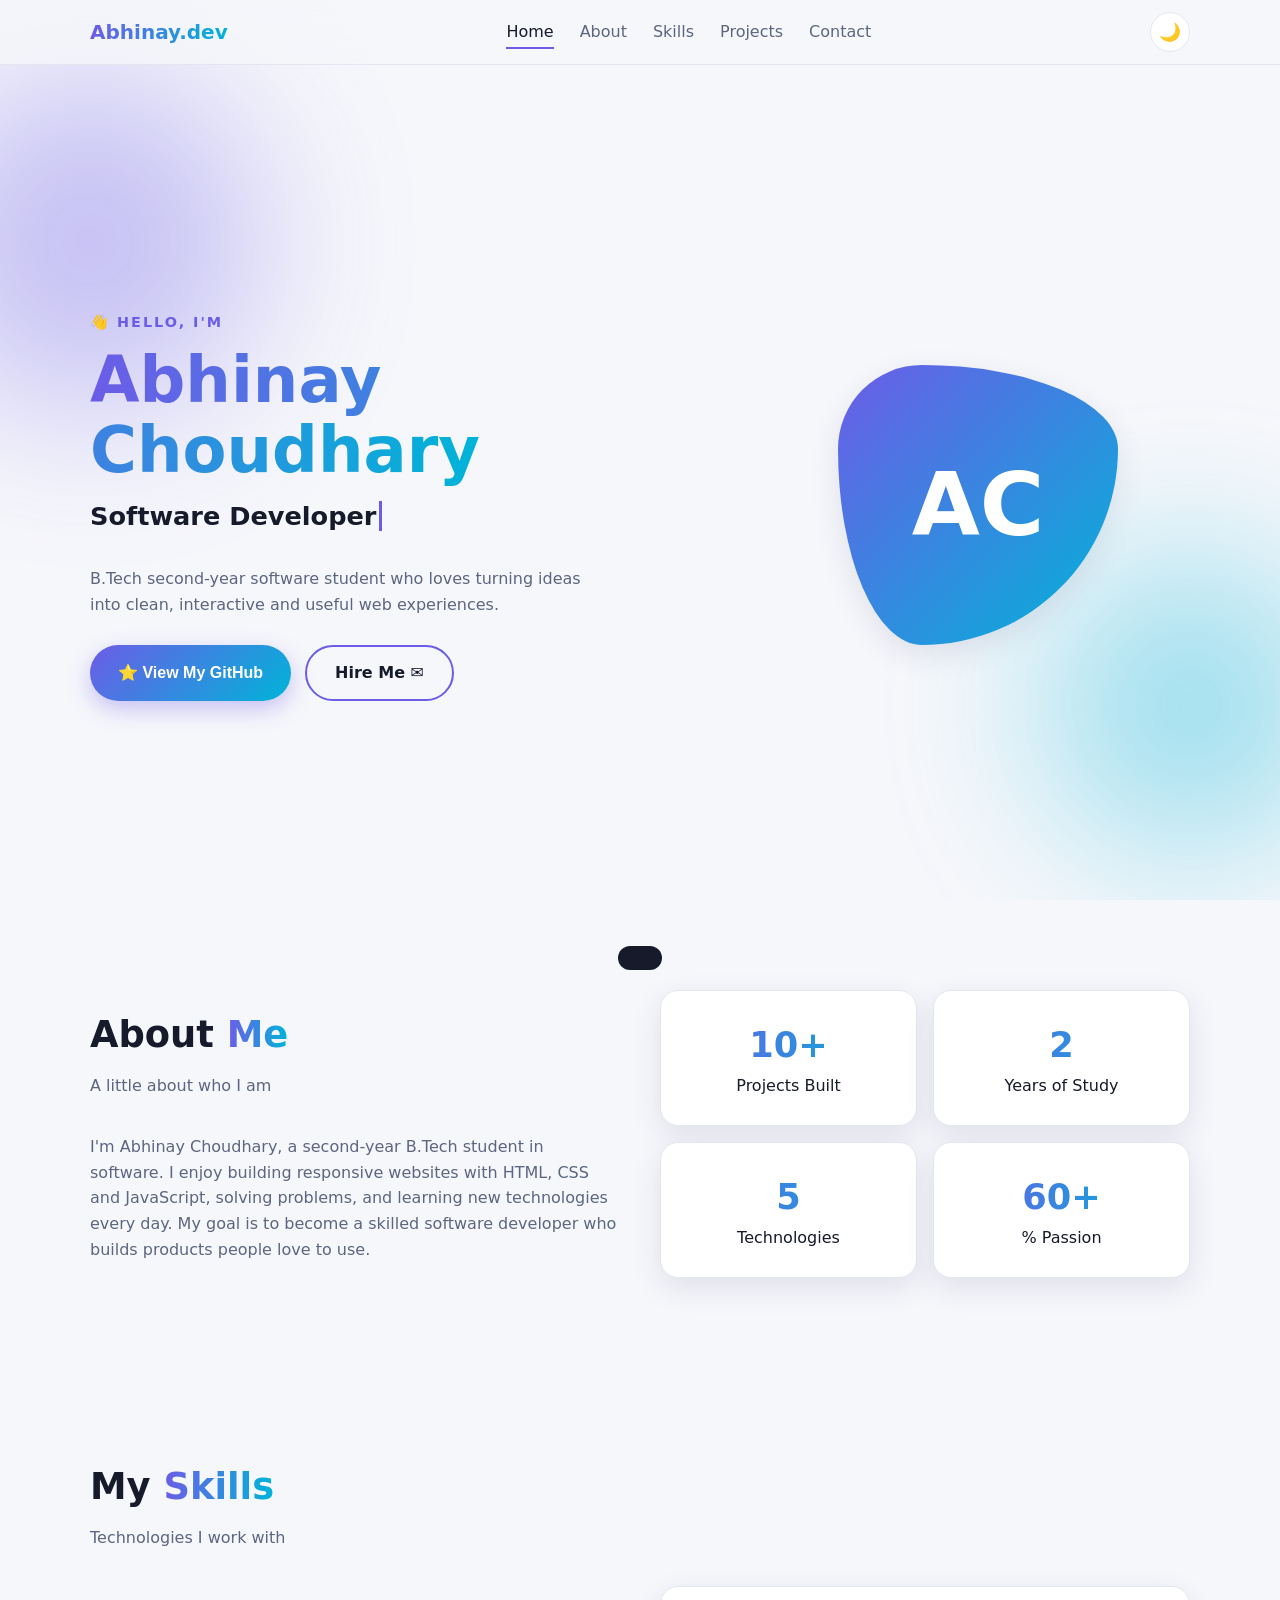
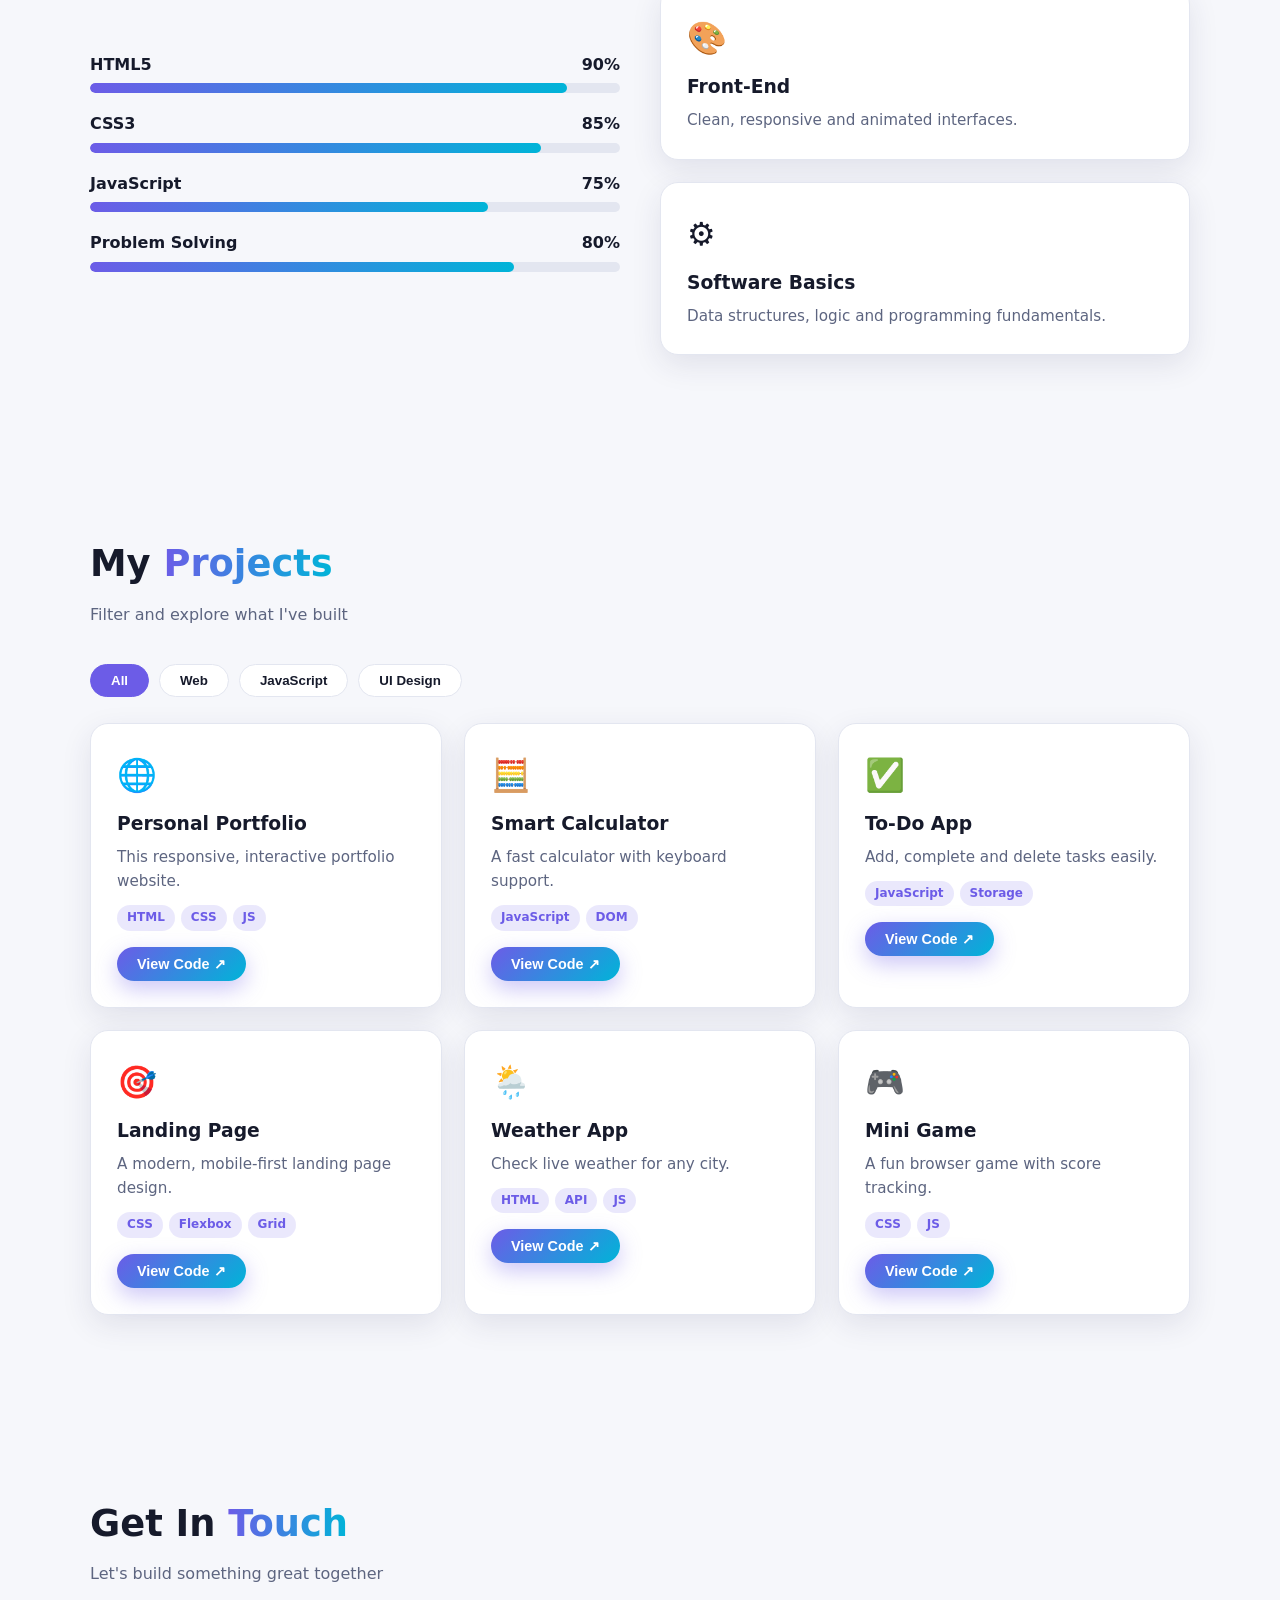
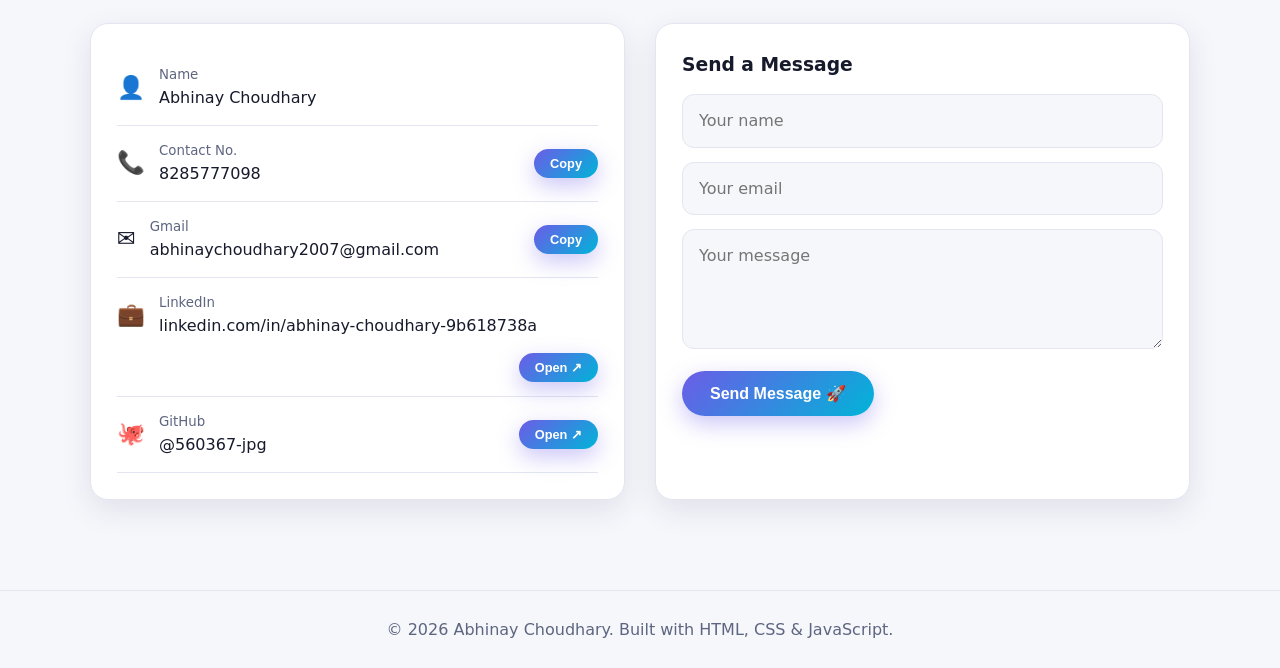
<file: index.html>
<!DOCTYPE html>
<html lang="en">
<head>
<meta charset="UTF-8">
<meta name="viewport" content="width=device-width, initial-scale=1, viewport-fit=cover">
<title>Abhinay Choudhary | Portfolio</title>
  <link rel="stylesheet" href="style.css">
</head>
<body>
<div id="bar"></div>
<nav>
 <div class="wrap">
  <a href="#home" class="logo grad">Abhinay.dev</a>
  <div class="links" id="links">
   <a href="#home" class="on">Home</a><a href="#about">About</a><a href="#skills">Skills</a><a href="#projects">Projects</a><a href="#contact">Contact</a>
  </div>
  <div style="display:flex;gap:10px">
   <button class="icon-btn" id="theme" aria-label="Toggle theme">🌙</button>
   <button class="icon-btn" id="menu" aria-label="Menu">☰</button>
  </div>
 </div>
</nav>

<header id="home">
 <div class="blob b1"></div><div class="blob b2"></div>
 <div class="wrap hero">
  <div>
   <span class="hi">👋 Hello, I'm</span>
   <h1><span class="grad">Abhinay Choudhary</span></h1>
   <div class="type"><b id="typed"></b><span class="cursor"></span></div>
   <p class="d">B.Tech second-year software student who loves turning ideas into clean, interactive and useful web experiences.</p>
   <div class="cta">
    <button class="btn" data-newtab="https://github.com/AbhinayChoudhary">⭐ View My GitHub</button>
    <a class="btn ghost" href="#contact">Hire Me ✉</a>
   </div>
  </div>
  <div class="avatar">AC</div>
 </div>
</header>

<section id="about"><div class="wrap about">
 <div class="rev">
  <h2>About <span>Me</span></h2>
  <p class="sub">A little about who I am</p>
  <p style="color:var(--muted)">I'm Abhinay Choudhary, a second-year B.Tech student in software. I enjoy building responsive websites with HTML, CSS and JavaScript, solving problems, and learning new technologies every day. My goal is to become a skilled software developer who builds products people love to use.</p>
 </div>
 <div class="stats rev">
  <div class="card stat"><strong class="grad" data-n="10">0</strong>Projects Built</div>
  <div class="card stat"><strong class="grad" data-n="2">0</strong>Years of Study</div>
  <div class="card stat"><strong class="grad" data-n="5">0</strong>Technologies</div>
  <div class="card stat"><strong class="grad" data-n="100">0</strong>% Passion</div>
 </div>
</div></section>

<section id="skills"><div class="wrap">
 <div class="rev"><h2>My <span>Skills</span></h2><p class="sub">Technologies I work with</p></div>
 <div class="about">
  <div class="rev">
   <div class="skill"><div><span>HTML5</span><span>90%</span></div><div class="track"><div class="fill" data-w="90"></div></div></div>
   <div class="skill"><div><span>CSS3</span><span>85%</span></div><div class="track"><div class="fill" data-w="85"></div></div></div>
   <div class="skill"><div><span>JavaScript</span><span>75%</span></div><div class="track"><div class="fill" data-w="75"></div></div></div>
   <div class="skill"><div><span>Problem Solving</span><span>80%</span></div><div class="track"><div class="fill" data-w="80"></div></div></div>
  </div>
  <div class="grid rev">
   <div class="card"><div class="em">🎨</div><h3>Front-End</h3><p>Clean, responsive and animated interfaces.</p></div>
   <div class="card"><div class="em">⚙️</div><h3>Software Basics</h3><p>Data structures, logic and programming fundamentals.</p></div>
  </div>
 </div>
</div></section>

<section id="projects"><div class="wrap">
 <div class="rev"><h2>My <span>Projects</span></h2><p class="sub">Filter and explore what I've built</p></div>
 <div class="filters rev">
  <button class="f on" data-f="all">All</button><button class="f" data-f="web">Web</button><button class="f" data-f="js">JavaScript</button><button class="f" data-f="ui">UI Design</button>
 </div>
 <div class="grid">
  <div class="card proj rev" data-c="web"><div class="em">🌐</div><h3>Personal Portfolio</h3><p>This responsive, interactive portfolio website.</p><div class="tags"><span>HTML</span><span>CSS</span><span>JS</span></div><button class="btn" data-newtab="https://github.com/AbhinayChoudhary">View Code ↗</button></div>
  <div class="card proj rev" data-c="js"><div class="em">🧮</div><h3>Smart Calculator</h3><p>A fast calculator with keyboard support.</p><div class="tags"><span>JavaScript</span><span>DOM</span></div><button class="btn" data-newtab="https://github.com/AbhinayChoudhary">View Code ↗</button></div>
  <div class="card proj rev" data-c="js"><div class="em">✅</div><h3>To-Do App</h3><p>Add, complete and delete tasks easily.</p><div class="tags"><span>JavaScript</span><span>Storage</span></div><button class="btn" data-newtab="https://github.com/AbhinayChoudhary">View Code ↗</button></div>
  <div class="card proj rev" data-c="ui"><div class="em">🎯</div><h3>Landing Page</h3><p>A modern, mobile-first landing page design.</p><div class="tags"><span>CSS</span><span>Flexbox</span><span>Grid</span></div><button class="btn" data-newtab="https://github.com/AbhinayChoudhary">View Code ↗</button></div>
  <div class="card proj rev" data-c="web"><div class="em">🌦️</div><h3>Weather App</h3><p>Check live weather for any city.</p><div class="tags"><span>HTML</span><span>API</span><span>JS</span></div><button class="btn" data-newtab="https://github.com/AbhinayChoudhary">View Code ↗</button></div>
  <div class="card proj rev" data-c="ui"><div class="em">🎮</div><h3>Mini Game</h3><p>A fun browser game with score tracking.</p><div class="tags"><span>CSS</span><span>JS</span></div><button class="btn" data-newtab="https://github.com/AbhinayChoudhary">View Code ↗</button></div>
 </div>
</div></section>

<section id="contact"><div class="wrap">
 <div class="rev"><h2>Get In <span>Touch</span></h2><p class="sub">Let's build something great together</p></div>
 <div class="contact">
  <div class="card rev">
   <div class="row"><i>👤</i><div><small>Name</small>Abhinay Choudhary</div></div>
   <div class="row"><i>📞</i><div><small>Contact No.</small><a href="tel:+918285777098">8285777098</a></div><button class="btn" data-copy="8285777098">Copy</button></div>
   <div class="row"><i>✉️</i><div><small>Gmail</small><a href="mailto:abhinaychoudhary2007@gmail.com">abhinaychoudhary2007@gmail.com</a></div><button class="btn" data-copy="abhinaychoudhary2007@gmail.com">Copy</button></div>
   <div class="row"><i>💼</i><div><small>LinkedIn</small><a href="#" data-newtab="https://www.linkedin.com/in/abhinay-choudhary-9b618738a">linkedin.com/in/abhinay-choudhary-9b618738a</a></div><button class="btn" data-newtab="https://www.linkedin.com/in/abhinay-choudhary">Open ↗</button></div>
   <div class="row"><i>🐙</i><div><small>GitHub</small><a href="#" data-newtab="https://github.com/560367-jpg">@560367-jpg</a></div><button class="btn" data-newtab="https://github.com/AbhinayChoudhary">Open ↗</button></div>
  </div>
  <div class="card rev">
   <h3 style="margin-bottom:14px">Send a Message</h3>
   <input id="fn" placeholder="Your name">
   <input id="fe" type="email" placeholder="Your email">
   <textarea id="fm" placeholder="Your message"></textarea>
   <button class="btn" id="send">Send Message 🚀</button>
  </div>
 </div>
</div></section>

<footer>© <span id="yr"></span> Abhinay Choudhary. Built with HTML, CSS &amp; JavaScript.</footer>
<button id="top" aria-label="Back to top">↑</button>
<div id="toast"></div>

  <script src="script.js"></script>
</body>
</html>
</file>
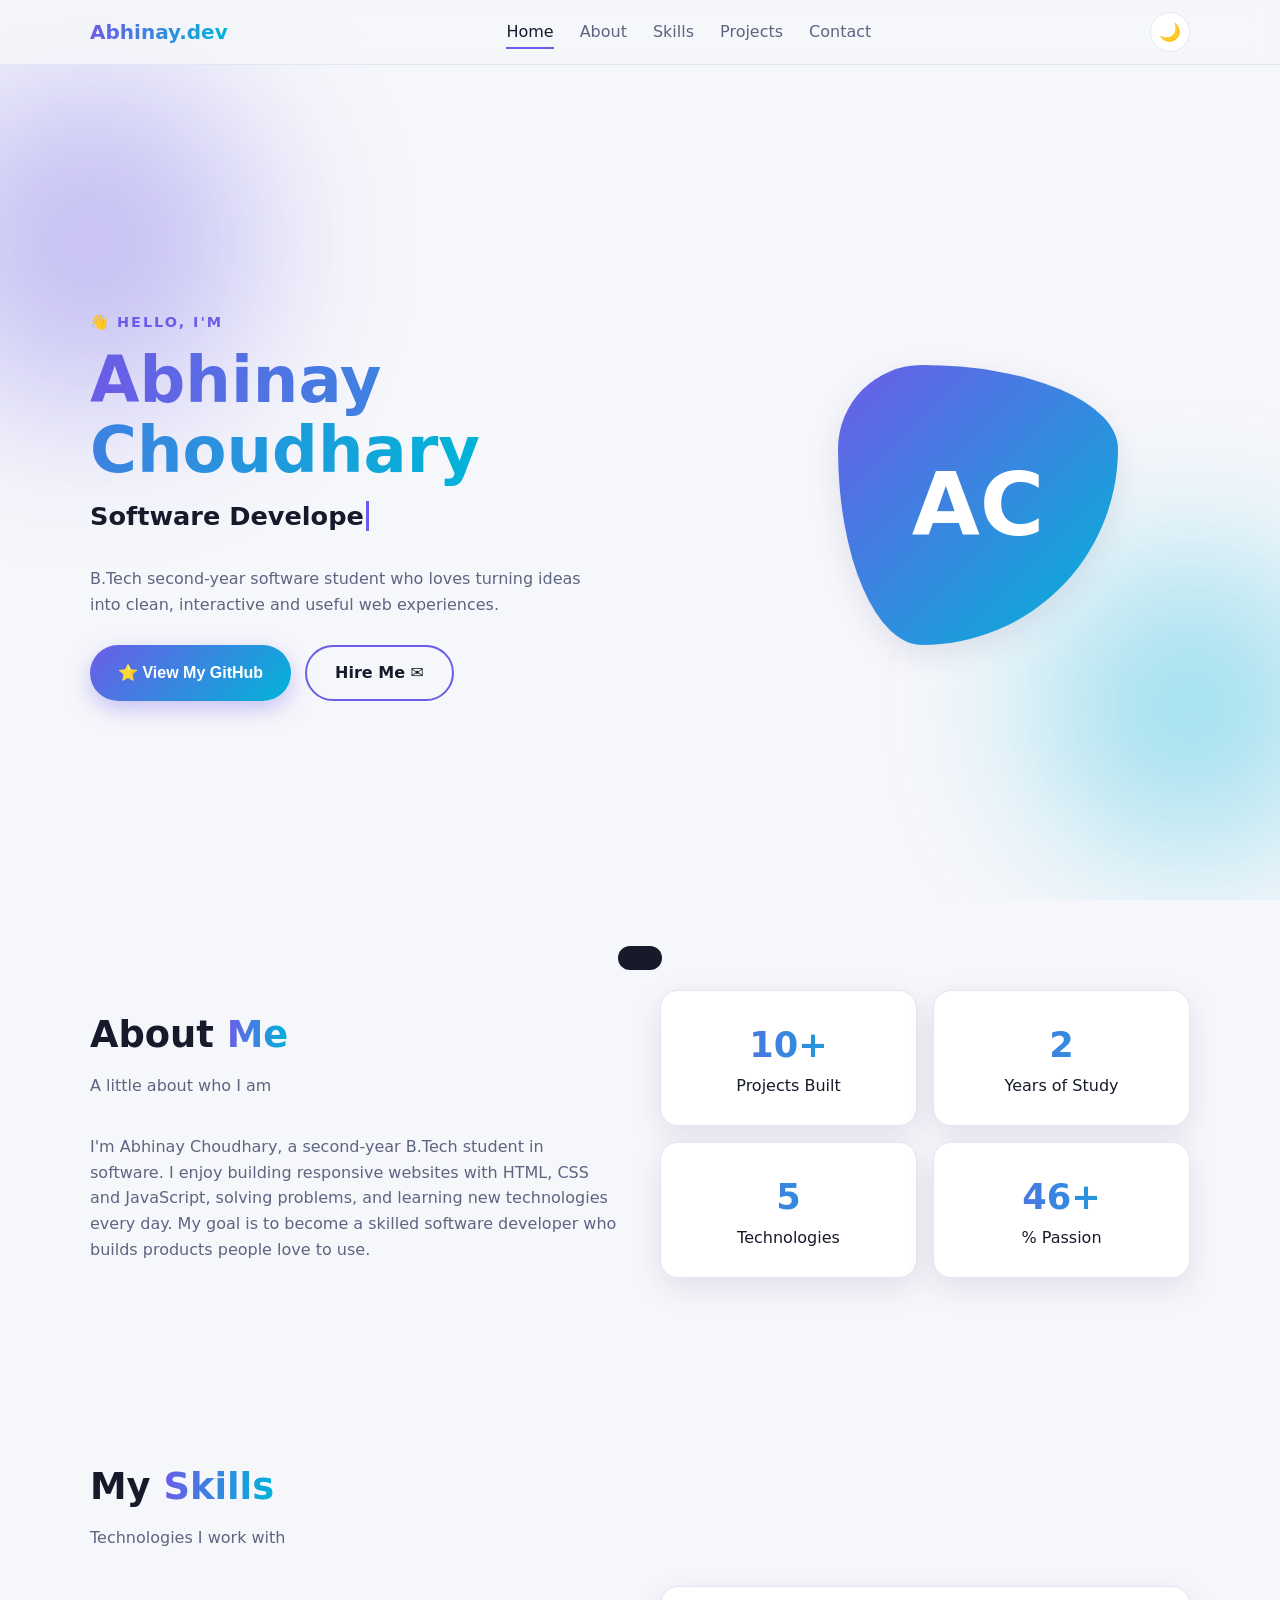
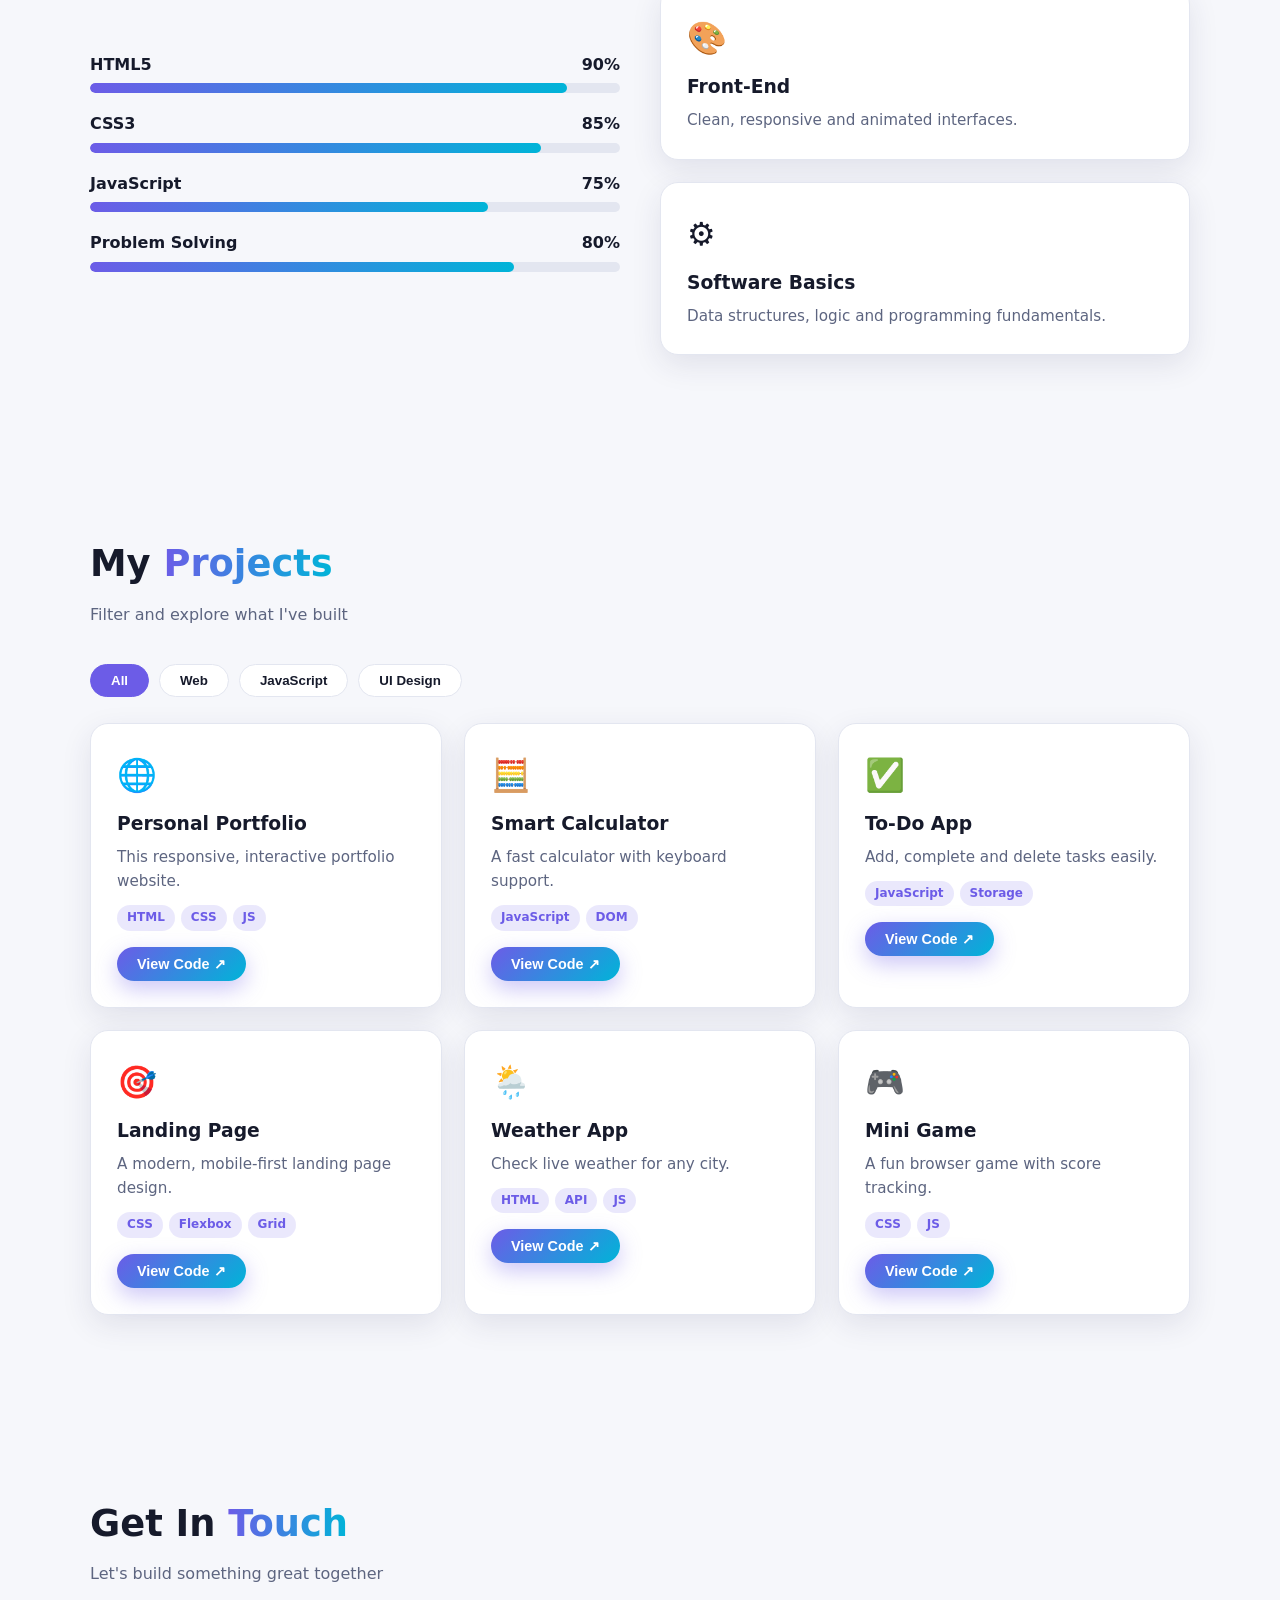
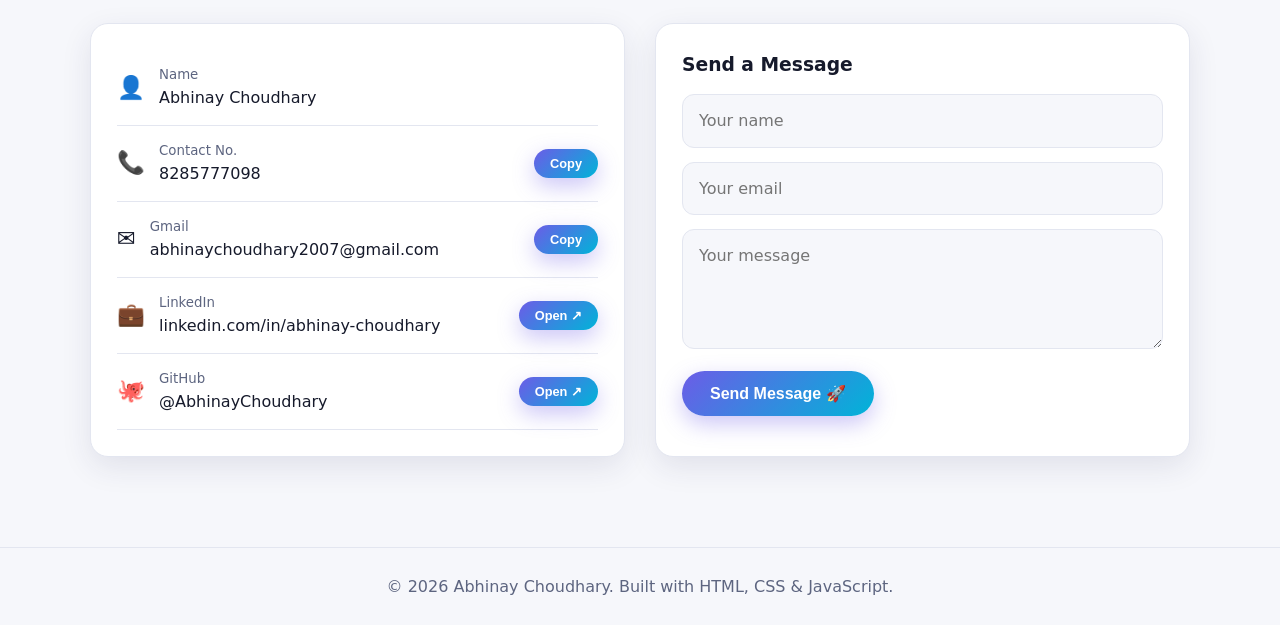
<file: portfolio.html>
<!DOCTYPE html>
<html lang="en">
<head>
<meta charset="UTF-8">
<meta name="viewport" content="width=device-width, initial-scale=1, viewport-fit=cover">
<title>Abhinay Choudhary | Portfolio</title>
<style>
:root{--bg:#f6f7fb;--card:#fff;--text:#161a2b;--muted:#5d6580;--a:#6c5ce7;--b:#00b4d8;--bd:#e3e6f0;--shadow:0 10px 30px rgba(40,40,90,.1);box-sizing:border-box;padding-top:env(safe-area-inset-top,0px);padding-bottom:env(safe-area-inset-bottom,0px)}
@media(prefers-color-scheme:dark){:root:not([data-theme="light"]){--bg:#0d1020;--card:#161a30;--text:#eef0ff;--muted:#a3a9c8;--bd:#262b4a;--shadow:0 10px 30px rgba(0,0,0,.4)}}
:root[data-theme="dark"]{--bg:#0d1020;--card:#161a30;--text:#eef0ff;--muted:#a3a9c8;--bd:#262b4a;--shadow:0 10px 30px rgba(0,0,0,.4)}
*{margin:0;padding:0;box-sizing:border-box}
html{scroll-behavior:smooth;scroll-padding-top:calc(70px + env(safe-area-inset-top,0px))}
body{background:var(--bg);color:var(--text);font-family:'Segoe UI',system-ui,Roboto,Arial,sans-serif;line-height:1.6;overflow-x:hidden;transition:background .3s,color .3s}
a{color:inherit;text-decoration:none}
.wrap{width:min(1100px,92%);margin:auto}
section{padding:90px 0}
h2{font-size:clamp(1.7rem,4vw,2.3rem);margin-bottom:8px}
h2 span,.grad{background:linear-gradient(90deg,var(--a),var(--b));-webkit-background-clip:text;background-clip:text;color:transparent}
.sub{color:var(--muted);margin-bottom:36px}
/* progress + nav */
#bar{position:fixed;top:0;left:0;height:3px;width:0;background:linear-gradient(90deg,var(--a),var(--b));z-index:200}
nav{position:fixed;top:env(safe-area-inset-top,0px);left:0;right:0;z-index:100;backdrop-filter:blur(14px);background:color-mix(in srgb,var(--bg) 80%,transparent);border-bottom:1px solid var(--bd)}
nav .wrap{display:flex;align-items:center;justify-content:space-between;height:64px}
.logo{font-weight:800;font-size:1.25rem}
.links{display:flex;gap:26px;align-items:center}
.links a{color:var(--muted);font-weight:500;position:relative;transition:color .2s}
.links a:hover,.links a.on{color:var(--text)}
.links a::after{content:"";position:absolute;left:0;bottom:-4px;height:2px;width:0;background:var(--a);transition:width .25s}
.links a:hover::after,.links a.on::after{width:100%}
.icon-btn{background:var(--card);border:1px solid var(--bd);color:var(--text);width:40px;height:40px;border-radius:50%;cursor:pointer;font-size:1.1rem;transition:transform .25s}
.icon-btn:hover{transform:rotate(20deg) scale(1.1)}
#menu{display:none}
/* buttons */
.btn{position:relative;overflow:hidden;display:inline-flex;align-items:center;gap:8px;padding:13px 28px;border:0;border-radius:50px;font-size:1rem;font-weight:600;cursor:pointer;color:#fff;background:linear-gradient(135deg,var(--a),var(--b));box-shadow:0 8px 22px rgba(108,92,231,.35);transition:transform .2s,box-shadow .2s}
.btn:hover{transform:translateY(-3px);box-shadow:0 14px 28px rgba(108,92,231,.45)}
.btn:active{transform:scale(.97)}
.btn.ghost{background:transparent;color:var(--text);border:2px solid var(--a);box-shadow:none}
.btn.ghost:hover{background:var(--a);color:#fff}
.ripple{position:absolute;border-radius:50%;background:rgba(255,255,255,.55);transform:scale(0);animation:rp .6s linear;pointer-events:none}
@keyframes rp{to{transform:scale(4);opacity:0}}
/* hero */
#home{min-height:100vh;display:flex;align-items:center;position:relative;overflow:hidden;padding-top:110px}
.blob{position:absolute;border-radius:50%;filter:blur(80px);opacity:.35;z-index:0;animation:fl 9s ease-in-out infinite}
.b1{width:340px;height:340px;background:var(--a);top:8%;left:-80px}
.b2{width:300px;height:300px;background:var(--b);bottom:5%;right:-60px;animation-delay:-4s}
@keyframes fl{50%{transform:translateY(-40px) scale(1.1)}}
.hero{position:relative;z-index:1;display:grid;grid-template-columns:1.2fr .8fr;gap:40px;align-items:center}
.hi{color:var(--a);font-weight:700;letter-spacing:2px;text-transform:uppercase;font-size:.9rem}
.hero h1{font-size:clamp(2.3rem,6vw,4rem);line-height:1.1;margin:10px 0}
.type{font-size:clamp(1.1rem,2.5vw,1.6rem);min-height:2.2em;color:var(--muted)}
.type b{color:var(--text)}
.cursor{border-right:3px solid var(--a);margin-left:2px;animation:bl .8s infinite}
@keyframes bl{50%{border-color:transparent}}
.hero p.d{color:var(--muted);max-width:520px;margin:14px 0 28px}
.cta{display:flex;gap:14px;flex-wrap:wrap}
.avatar{width:min(280px,70vw);aspect-ratio:1;margin:auto;border-radius:30% 70% 70% 30%/30% 30% 70% 70%;background:linear-gradient(135deg,var(--a),var(--b));display:grid;place-items:center;font-size:5.5rem;font-weight:800;color:#fff;box-shadow:var(--shadow);animation:mo 8s ease-in-out infinite}
@keyframes mo{50%{border-radius:70% 30% 30% 70%/70% 70% 30% 30%}}
/* cards */
.grid{display:grid;grid-template-columns:repeat(auto-fit,minmax(260px,1fr));gap:22px}
.card{background:var(--card);border:1px solid var(--bd);border-radius:18px;padding:26px;box-shadow:var(--shadow);transition:transform .3s,border-color .3s}
.card:hover{transform:translateY(-8px);border-color:var(--a)}
.card .em{font-size:2rem;margin-bottom:8px}
.card h3{margin-bottom:6px}
.card p{color:var(--muted);font-size:.95rem}
.tags{display:flex;flex-wrap:wrap;gap:6px;margin-top:12px}
.tags span{font-size:.75rem;padding:3px 10px;border-radius:20px;background:color-mix(in srgb,var(--a) 14%,transparent);color:var(--a);font-weight:600}
.about{display:grid;grid-template-columns:1fr 1fr;gap:40px;align-items:center}
.stats{display:grid;grid-template-columns:repeat(2,1fr);gap:16px}
.stat{text-align:center}
.stat strong{display:block;font-size:2.2rem}
/* skills */
.skill{margin-bottom:18px}
.skill div{display:flex;justify-content:space-between;font-weight:600;margin-bottom:6px}
.track{height:10px;background:var(--bd);border-radius:10px;overflow:hidden}
.fill{height:100%;width:0;border-radius:10px;background:linear-gradient(90deg,var(--a),var(--b));transition:width 1.4s cubic-bezier(.2,.8,.2,1)}
/* filters */
.filters{display:flex;gap:10px;flex-wrap:wrap;margin-bottom:26px}
.f{padding:8px 20px;border-radius:30px;border:1px solid var(--bd);background:var(--card);color:var(--text);cursor:pointer;font-weight:600;transition:.2s}
.f.on,.f:hover{background:var(--a);color:#fff;border-color:var(--a)}
.proj.hide{display:none}
.proj .btn{margin-top:16px;padding:9px 20px;font-size:.9rem}
/* contact */
.contact{display:grid;grid-template-columns:1fr 1fr;gap:30px}
.row{display:flex;align-items:center;gap:14px;padding:14px 0;border-bottom:1px solid var(--bd);flex-wrap:wrap}
.row i{font-style:normal;font-size:1.4rem}
.row small{display:block;color:var(--muted)}
.row .btn{margin-left:auto;padding:7px 16px;font-size:.8rem}
.row a:hover{color:var(--a)}
input,textarea{width:100%;padding:13px 16px;margin-bottom:14px;border-radius:12px;border:1px solid var(--bd);background:var(--bg);color:var(--text);font:inherit}
input:focus,textarea:focus{outline:2px solid var(--a);border-color:transparent}
textarea{min-height:120px;resize:vertical}
footer{text-align:center;padding:26px;color:var(--muted);border-top:1px solid var(--bd)}
#top{position:fixed;right:18px;bottom:calc(18px + env(safe-area-inset-bottom,0px));width:46px;height:46px;border-radius:50%;border:0;background:var(--a);color:#fff;font-size:1.2rem;cursor:pointer;opacity:0;pointer-events:none;transform:translateY(20px);transition:.3s;z-index:90}
#top.show{opacity:1;pointer-events:auto;transform:none}
#toast{position:fixed;left:50%;bottom:calc(30px + env(safe-area-inset-bottom,0px));transform:translate(-50%,100px);background:var(--text);color:var(--bg);padding:12px 22px;border-radius:30px;transition:.4s;z-index:300;font-weight:600}
#toast.show{transform:translate(-50%,0)}
.rev{opacity:0;transform:translateY(40px);transition:opacity .8s,transform .8s}
.rev.in{opacity:1;transform:none}
@media(max-width:800px){
 #menu{display:block}
 .links{position:fixed;top:calc(64px + env(safe-area-inset-top,0px));left:0;right:0;flex-direction:column;background:var(--card);padding:22px;gap:18px;border-bottom:1px solid var(--bd);transform:translateY(-130%);transition:transform .35s;z-index:-1}
 .links.open{transform:none}
 .hero,.about,.contact{grid-template-columns:1fr}
 .hero{text-align:center}.hero p.d{margin-inline:auto}.cta{justify-content:center}
 .avatar{order:-1;width:200px;font-size:4rem}
 section{padding:70px 0}
}
@media(prefers-reduced-motion:reduce){*{animation:none!important;transition:none!important}}
</style>
</head>
<body>
<div id="bar"></div>
<nav>
 <div class="wrap">
  <a href="#home" class="logo grad">Abhinay.dev</a>
  <div class="links" id="links">
   <a href="#home" class="on">Home</a><a href="#about">About</a><a href="#skills">Skills</a><a href="#projects">Projects</a><a href="#contact">Contact</a>
  </div>
  <div style="display:flex;gap:10px">
   <button class="icon-btn" id="theme" aria-label="Toggle theme">🌙</button>
   <button class="icon-btn" id="menu" aria-label="Menu">☰</button>
  </div>
 </div>
</nav>

<header id="home">
 <div class="blob b1"></div><div class="blob b2"></div>
 <div class="wrap hero">
  <div>
   <span class="hi">👋 Hello, I'm</span>
   <h1><span class="grad">Abhinay Choudhary</span></h1>
   <div class="type"><b id="typed"></b><span class="cursor"></span></div>
   <p class="d">B.Tech second-year software student who loves turning ideas into clean, interactive and useful web experiences.</p>
   <div class="cta">
    <button class="btn" data-newtab="https://github.com/AbhinayChoudhary">⭐ View My GitHub</button>
    <a class="btn ghost" href="#contact">Hire Me ✉</a>
   </div>
  </div>
  <div class="avatar">AC</div>
 </div>
</header>

<section id="about"><div class="wrap about">
 <div class="rev">
  <h2>About <span>Me</span></h2>
  <p class="sub">A little about who I am</p>
  <p style="color:var(--muted)">I'm Abhinay Choudhary, a second-year B.Tech student in software. I enjoy building responsive websites with HTML, CSS and JavaScript, solving problems, and learning new technologies every day. My goal is to become a skilled software developer who builds products people love to use.</p>
 </div>
 <div class="stats rev">
  <div class="card stat"><strong class="grad" data-n="10">0</strong>Projects Built</div>
  <div class="card stat"><strong class="grad" data-n="2">0</strong>Years of Study</div>
  <div class="card stat"><strong class="grad" data-n="5">0</strong>Technologies</div>
  <div class="card stat"><strong class="grad" data-n="100">0</strong>% Passion</div>
 </div>
</div></section>

<section id="skills"><div class="wrap">
 <div class="rev"><h2>My <span>Skills</span></h2><p class="sub">Technologies I work with</p></div>
 <div class="about">
  <div class="rev">
   <div class="skill"><div><span>HTML5</span><span>90%</span></div><div class="track"><div class="fill" data-w="90"></div></div></div>
   <div class="skill"><div><span>CSS3</span><span>85%</span></div><div class="track"><div class="fill" data-w="85"></div></div></div>
   <div class="skill"><div><span>JavaScript</span><span>75%</span></div><div class="track"><div class="fill" data-w="75"></div></div></div>
   <div class="skill"><div><span>Problem Solving</span><span>80%</span></div><div class="track"><div class="fill" data-w="80"></div></div></div>
  </div>
  <div class="grid rev">
   <div class="card"><div class="em">🎨</div><h3>Front-End</h3><p>Clean, responsive and animated interfaces.</p></div>
   <div class="card"><div class="em">⚙️</div><h3>Software Basics</h3><p>Data structures, logic and programming fundamentals.</p></div>
  </div>
 </div>
</div></section>

<section id="projects"><div class="wrap">
 <div class="rev"><h2>My <span>Projects</span></h2><p class="sub">Filter and explore what I've built</p></div>
 <div class="filters rev">
  <button class="f on" data-f="all">All</button><button class="f" data-f="web">Web</button><button class="f" data-f="js">JavaScript</button><button class="f" data-f="ui">UI Design</button>
 </div>
 <div class="grid">
  <div class="card proj rev" data-c="web"><div class="em">🌐</div><h3>Personal Portfolio</h3><p>This responsive, interactive portfolio website.</p><div class="tags"><span>HTML</span><span>CSS</span><span>JS</span></div><button class="btn" data-newtab="https://github.com/AbhinayChoudhary">View Code ↗</button></div>
  <div class="card proj rev" data-c="js"><div class="em">🧮</div><h3>Smart Calculator</h3><p>A fast calculator with keyboard support.</p><div class="tags"><span>JavaScript</span><span>DOM</span></div><button class="btn" data-newtab="https://github.com/AbhinayChoudhary">View Code ↗</button></div>
  <div class="card proj rev" data-c="js"><div class="em">✅</div><h3>To-Do App</h3><p>Add, complete and delete tasks easily.</p><div class="tags"><span>JavaScript</span><span>Storage</span></div><button class="btn" data-newtab="https://github.com/AbhinayChoudhary">View Code ↗</button></div>
  <div class="card proj rev" data-c="ui"><div class="em">🎯</div><h3>Landing Page</h3><p>A modern, mobile-first landing page design.</p><div class="tags"><span>CSS</span><span>Flexbox</span><span>Grid</span></div><button class="btn" data-newtab="https://github.com/AbhinayChoudhary">View Code ↗</button></div>
  <div class="card proj rev" data-c="web"><div class="em">🌦️</div><h3>Weather App</h3><p>Check live weather for any city.</p><div class="tags"><span>HTML</span><span>API</span><span>JS</span></div><button class="btn" data-newtab="https://github.com/AbhinayChoudhary">View Code ↗</button></div>
  <div class="card proj rev" data-c="ui"><div class="em">🎮</div><h3>Mini Game</h3><p>A fun browser game with score tracking.</p><div class="tags"><span>CSS</span><span>JS</span></div><button class="btn" data-newtab="https://github.com/AbhinayChoudhary">View Code ↗</button></div>
 </div>
</div></section>

<section id="contact"><div class="wrap">
 <div class="rev"><h2>Get In <span>Touch</span></h2><p class="sub">Let's build something great together</p></div>
 <div class="contact">
  <div class="card rev">
   <div class="row"><i>👤</i><div><small>Name</small>Abhinay Choudhary</div></div>
   <div class="row"><i>📞</i><div><small>Contact No.</small><a href="tel:+918285777098">8285777098</a></div><button class="btn" data-copy="8285777098">Copy</button></div>
   <div class="row"><i>✉️</i><div><small>Gmail</small><a href="mailto:abhinaychoudhary2007@gmail.com">abhinaychoudhary2007@gmail.com</a></div><button class="btn" data-copy="abhinaychoudhary2007@gmail.com">Copy</button></div>
   <div class="row"><i>💼</i><div><small>LinkedIn</small><a href="#" data-newtab="https://www.linkedin.com/in/abhinay-choudhary">linkedin.com/in/abhinay-choudhary</a></div><button class="btn" data-newtab="https://www.linkedin.com/in/abhinay-choudhary">Open ↗</button></div>
   <div class="row"><i>🐙</i><div><small>GitHub</small><a href="#" data-newtab="https://github.com/AbhinayChoudhary">@AbhinayChoudhary</a></div><button class="btn" data-newtab="https://github.com/AbhinayChoudhary">Open ↗</button></div>
  </div>
  <div class="card rev">
   <h3 style="margin-bottom:14px">Send a Message</h3>
   <input id="fn" placeholder="Your name">
   <input id="fe" type="email" placeholder="Your email">
   <textarea id="fm" placeholder="Your message"></textarea>
   <button class="btn" id="send">Send Message 🚀</button>
  </div>
 </div>
</div></section>

<footer>© <span id="yr"></span> Abhinay Choudhary. Built with HTML, CSS &amp; JavaScript.</footer>
<button id="top" aria-label="Back to top">↑</button>
<div id="toast"></div>

<script>
/* ====== EDIT THESE TWO LINES: your real usernames ====== */
const GITHUB_USERNAME = "AbhinayChoudhary";
const LINKEDIN_USERNAME = "abhinay-choudhary";
/* ======================================================= */
const $=(s,c=document)=>c.querySelector(s), $$=(s,c=document)=>[...c.querySelectorAll(s)];
const toast=m=>{const t=$('#toast');t.textContent=m;t.classList.add('show');clearTimeout(t.x);t.x=setTimeout(()=>t.classList.remove('show'),2200)};

/* swap in real usernames everywhere */
$$('[data-newtab],a').forEach(el=>{
 ['href','data-newtab'].forEach(a=>{const v=el.getAttribute(a);if(v)el.setAttribute(a,v.replace('YOUR_GITHUB_USERNAME',GITHUB_USERNAME).replace('YOUR_LINKEDIN_USERNAME',LINKEDIN_USERNAME))});
 if(el.childElementCount===0&&el.textContent.includes('YOUR_'))el.textContent=el.textContent.replace('YOUR_GITHUB_USERNAME',GITHUB_USERNAME).replace('YOUR_LINKEDIN_USERNAME',LINKEDIN_USERNAME);
});

/* click-to-open-in-new-tab feature */
document.addEventListener('click',e=>{
 const el=e.target.closest('[data-newtab]');
 if(el){e.preventDefault();window.open(el.dataset.newtab,'_blank','noopener,noreferrer');toast('Opening in a new tab ↗')}
});

/* copy buttons */
$$('[data-copy]').forEach(b=>b.addEventListener('click',async()=>{
 try{await navigator.clipboard.writeText(b.dataset.copy);toast('Copied: '+b.dataset.copy)}catch{toast('Press Ctrl+C to copy')}
}));

/* ripple on buttons */
document.addEventListener('click',e=>{
 const b=e.target.closest('.btn');if(!b)return;
 const r=b.getBoundingClientRect(),s=Math.max(r.width,r.height),sp=document.createElement('span');
 sp.className='ripple';sp.style.cssText=`width:${s}px;height:${s}px;left:${e.clientX-r.left-s/2}px;top:${e.clientY-r.top-s/2}px`;
 b.appendChild(sp);setTimeout(()=>sp.remove(),600);
});

/* typing effect */
const words=["Software Developer","Web Designer","B.Tech Student","Problem Solver"];
let wi=0,ci=0,del=false;
(function type(){
 const w=words[wi];$('#typed').textContent=w.slice(0,ci);
 if(!del&&ci===w.length){del=true;return setTimeout(type,1300)}
 if(del&&ci===0){del=false;wi=(wi+1)%words.length}
 ci+=del?-1:1;setTimeout(type,del?45:90);
})();

/* theme toggle (remembered when storage is available) */
const root=document.documentElement,tb=$('#theme');
const isDark=()=>root.dataset.theme?root.dataset.theme==='dark':matchMedia('(prefers-color-scheme:dark)').matches;
const sync=()=>tb.textContent=isDark()?'☀️':'🌙';
try{const s=localStorage.getItem('theme');if(s)root.dataset.theme=s}catch{}
sync();
tb.onclick=()=>{const n=isDark()?'light':'dark';root.dataset.theme=n;try{localStorage.setItem('theme',n)}catch{}sync()};

/* mobile menu */
$('#menu').onclick=()=>$('#links').classList.toggle('open');
$$('#links a').forEach(a=>a.onclick=()=>$('#links').classList.remove('open'));

/* scroll: progress bar, back-to-top, active link */
const secs=$$('section,header#home');
addEventListener('scroll',()=>{
 const h=document.documentElement,p=h.scrollTop/(h.scrollHeight-h.clientHeight)*100;
 $('#bar').style.width=p+'%';$('#top').classList.toggle('show',h.scrollTop>500);
 let cur='home';secs.forEach(s=>{if(s.getBoundingClientRect().top<150)cur=s.id});
 $$('#links a').forEach(a=>a.classList.toggle('on',a.getAttribute('href')==='#'+cur));
},{passive:true});
$('#top').onclick=()=>scrollTo({top:0,behavior:'smooth'});

/* reveal on scroll + counters + skill bars */
const io=new IntersectionObserver(es=>es.forEach(e=>{
 if(!e.isIntersecting)return;const t=e.target;t.classList.add('in');
 $$('.fill',t).forEach(f=>f.style.width=f.dataset.w+'%');
 $$('[data-n]',t).forEach(n=>{const to=+n.dataset.n;let c=0;const st=Math.max(1,to/50);
  const i=setInterval(()=>{c=Math.min(to,c+st);n.textContent=Math.round(c)+(to>=10?'+':'');if(c>=to){clearInterval(i);if(to===100)n.textContent='100'}},30)});
 io.unobserve(t);
}),{threshold:.15});
$$('.rev').forEach(el=>io.observe(el));

/* project filter */
$$('.f').forEach(b=>b.onclick=()=>{
 $$('.f').forEach(x=>x.classList.remove('on'));b.classList.add('on');
 $$('.proj').forEach(p=>p.classList.toggle('hide',b.dataset.f!=='all'&&p.dataset.c!==b.dataset.f));
});

/* contact form -> opens email app */
$('#send').onclick=()=>{
 const n=$('#fn').value.trim(),e=$('#fe').value.trim(),m=$('#fm').value.trim();
 if(!n||!/^\S+@\S+\.\S+$/.test(e)||!m)return toast('Please fill all fields correctly');
 location.href=`mailto:abhinaychoudhary2007@gmail.com?subject=${encodeURIComponent('Portfolio message from '+n)}&body=${encodeURIComponent(m+'\n\nFrom: '+n+' ('+e+')')}`;
 toast('Opening your email app ✉️');
};
$('#yr').textContent=new Date().getFullYear();
</script>
</body>
</html>
</file>
<file: style.css>
:root{--bg:#f6f7fb;--card:#fff;--text:#161a2b;--muted:#5d6580;--a:#6c5ce7;--b:#00b4d8;--bd:#e3e6f0;--shadow:0 10px 30px rgba(40,40,90,.1);box-sizing:border-box;padding-top:env(safe-area-inset-top,0px);padding-bottom:env(safe-area-inset-bottom,0px)}
@media(prefers-color-scheme:dark){:root:not([data-theme="light"]){--bg:#0d1020;--card:#161a30;--text:#eef0ff;--muted:#a3a9c8;--bd:#262b4a;--shadow:0 10px 30px rgba(0,0,0,.4)}}
:root[data-theme="dark"]{--bg:#0d1020;--card:#161a30;--text:#eef0ff;--muted:#a3a9c8;--bd:#262b4a;--shadow:0 10px 30px rgba(0,0,0,.4)}
*{margin:0;padding:0;box-sizing:border-box}
html{scroll-behavior:smooth;scroll-padding-top:calc(70px + env(safe-area-inset-top,0px))}
body{background:var(--bg);color:var(--text);font-family:'Segoe UI',system-ui,Roboto,Arial,sans-serif;line-height:1.6;overflow-x:hidden;transition:background .3s,color .3s}
a{color:inherit;text-decoration:none}
.wrap{width:min(1100px,92%);margin:auto}
section{padding:90px 0}
h2{font-size:clamp(1.7rem,4vw,2.3rem);margin-bottom:8px}
h2 span,.grad{background:linear-gradient(90deg,var(--a),var(--b));-webkit-background-clip:text;background-clip:text;color:transparent}
.sub{color:var(--muted);margin-bottom:36px}
/* progress + nav */
#bar{position:fixed;top:0;left:0;height:3px;width:0;background:linear-gradient(90deg,var(--a),var(--b));z-index:200}
nav{position:fixed;top:env(safe-area-inset-top,0px);left:0;right:0;z-index:100;backdrop-filter:blur(14px);background:color-mix(in srgb,var(--bg) 80%,transparent);border-bottom:1px solid var(--bd)}
nav .wrap{display:flex;align-items:center;justify-content:space-between;height:64px}
.logo{font-weight:800;font-size:1.25rem}
.links{display:flex;gap:26px;align-items:center}
.links a{color:var(--muted);font-weight:500;position:relative;transition:color .2s}
.links a:hover,.links a.on{color:var(--text)}
.links a::after{content:"";position:absolute;left:0;bottom:-4px;height:2px;width:0;background:var(--a);transition:width .25s}
.links a:hover::after,.links a.on::after{width:100%}
.icon-btn{background:var(--card);border:1px solid var(--bd);color:var(--text);width:40px;height:40px;border-radius:50%;cursor:pointer;font-size:1.1rem;transition:transform .25s}
.icon-btn:hover{transform:rotate(20deg) scale(1.1)}
#menu{display:none}
/* buttons */
.btn{position:relative;overflow:hidden;display:inline-flex;align-items:center;gap:8px;padding:13px 28px;border:0;border-radius:50px;font-size:1rem;font-weight:600;cursor:pointer;color:#fff;background:linear-gradient(135deg,var(--a),var(--b));box-shadow:0 8px 22px rgba(108,92,231,.35);transition:transform .2s,box-shadow .2s}
.btn:hover{transform:translateY(-3px);box-shadow:0 14px 28px rgba(108,92,231,.45)}
.btn:active{transform:scale(.97)}
.btn.ghost{background:transparent;color:var(--text);border:2px solid var(--a);box-shadow:none}
.btn.ghost:hover{background:var(--a);color:#fff}
.ripple{position:absolute;border-radius:50%;background:rgba(255,255,255,.55);transform:scale(0);animation:rp .6s linear;pointer-events:none}
@keyframes rp{to{transform:scale(4);opacity:0}}
/* hero */
#home{min-height:100vh;display:flex;align-items:center;position:relative;overflow:hidden;padding-top:110px}
.blob{position:absolute;border-radius:50%;filter:blur(80px);opacity:.35;z-index:0;animation:fl 9s ease-in-out infinite}
.b1{width:340px;height:340px;background:var(--a);top:8%;left:-80px}
.b2{width:300px;height:300px;background:var(--b);bottom:5%;right:-60px;animation-delay:-4s}
@keyframes fl{50%{transform:translateY(-40px) scale(1.1)}}
.hero{position:relative;z-index:1;display:grid;grid-template-columns:1.2fr .8fr;gap:40px;align-items:center}
.hi{color:var(--a);font-weight:700;letter-spacing:2px;text-transform:uppercase;font-size:.9rem}
.hero h1{font-size:clamp(2.3rem,6vw,4rem);line-height:1.1;margin:10px 0}
.type{font-size:clamp(1.1rem,2.5vw,1.6rem);min-height:2.2em;color:var(--muted)}
.type b{color:var(--text)}
.cursor{border-right:3px solid var(--a);margin-left:2px;animation:bl .8s infinite}
@keyframes bl{50%{border-color:transparent}}
.hero p.d{color:var(--muted);max-width:520px;margin:14px 0 28px}
.cta{display:flex;gap:14px;flex-wrap:wrap}
.avatar{width:min(280px,70vw);aspect-ratio:1;margin:auto;border-radius:30% 70% 70% 30%/30% 30% 70% 70%;background:linear-gradient(135deg,var(--a),var(--b));display:grid;place-items:center;font-size:5.5rem;font-weight:800;color:#fff;box-shadow:var(--shadow);animation:mo 8s ease-in-out infinite}
@keyframes mo{50%{border-radius:70% 30% 30% 70%/70% 70% 30% 30%}}
/* cards */
.grid{display:grid;grid-template-columns:repeat(auto-fit,minmax(260px,1fr));gap:22px}
.card{background:var(--card);border:1px solid var(--bd);border-radius:18px;padding:26px;box-shadow:var(--shadow);transition:transform .3s,border-color .3s}
.card:hover{transform:translateY(-8px);border-color:var(--a)}
.card .em{font-size:2rem;margin-bottom:8px}
.card h3{margin-bottom:6px}
.card p{color:var(--muted);font-size:.95rem}
.tags{display:flex;flex-wrap:wrap;gap:6px;margin-top:12px}
.tags span{font-size:.75rem;padding:3px 10px;border-radius:20px;background:color-mix(in srgb,var(--a) 14%,transparent);color:var(--a);font-weight:600}
.about{display:grid;grid-template-columns:1fr 1fr;gap:40px;align-items:center}
.stats{display:grid;grid-template-columns:repeat(2,1fr);gap:16px}
.stat{text-align:center}
.stat strong{display:block;font-size:2.2rem}
/* skills */
.skill{margin-bottom:18px}
.skill div{display:flex;justify-content:space-between;font-weight:600;margin-bottom:6px}
.track{height:10px;background:var(--bd);border-radius:10px;overflow:hidden}
.fill{height:100%;width:0;border-radius:10px;background:linear-gradient(90deg,var(--a),var(--b));transition:width 1.4s cubic-bezier(.2,.8,.2,1)}
/* filters */
.filters{display:flex;gap:10px;flex-wrap:wrap;margin-bottom:26px}
.f{padding:8px 20px;border-radius:30px;border:1px solid var(--bd);background:var(--card);color:var(--text);cursor:pointer;font-weight:600;transition:.2s}
.f.on,.f:hover{background:var(--a);color:#fff;border-color:var(--a)}
.proj.hide{display:none}
.proj .btn{margin-top:16px;padding:9px 20px;font-size:.9rem}
/* contact */
.contact{display:grid;grid-template-columns:1fr 1fr;gap:30px}
.row{display:flex;align-items:center;gap:14px;padding:14px 0;border-bottom:1px solid var(--bd);flex-wrap:wrap}
.row i{font-style:normal;font-size:1.4rem}
.row small{display:block;color:var(--muted)}
.row .btn{margin-left:auto;padding:7px 16px;font-size:.8rem}
.row a:hover{color:var(--a)}
input,textarea{width:100%;padding:13px 16px;margin-bottom:14px;border-radius:12px;border:1px solid var(--bd);background:var(--bg);color:var(--text);font:inherit}
input:focus,textarea:focus{outline:2px solid var(--a);border-color:transparent}
textarea{min-height:120px;resize:vertical}
footer{text-align:center;padding:26px;color:var(--muted);border-top:1px solid var(--bd)}
#top{position:fixed;right:18px;bottom:calc(18px + env(safe-area-inset-bottom,0px));width:46px;height:46px;border-radius:50%;border:0;background:var(--a);color:#fff;font-size:1.2rem;cursor:pointer;opacity:0;pointer-events:none;transform:translateY(20px);transition:.3s;z-index:90}
#top.show{opacity:1;pointer-events:auto;transform:none}
#toast{position:fixed;left:50%;bottom:calc(30px + env(safe-area-inset-bottom,0px));transform:translate(-50%,100px);background:var(--text);color:var(--bg);padding:12px 22px;border-radius:30px;transition:.4s;z-index:300;font-weight:600}
#toast.show{transform:translate(-50%,0)}
.rev{opacity:0;transform:translateY(40px);transition:opacity .8s,transform .8s}
.rev.in{opacity:1;transform:none}
@media(max-width:800px){
 #menu{display:block}
 .links{position:fixed;top:calc(64px + env(safe-area-inset-top,0px));left:0;right:0;flex-direction:column;background:var(--card);padding:22px;gap:18px;border-bottom:1px solid var(--bd);transform:translateY(-130%);transition:transform .35s;z-index:-1}
 .links.open{transform:none}
 .hero,.about,.contact{grid-template-columns:1fr}
 .hero{text-align:center}.hero p.d{margin-inline:auto}.cta{justify-content:center}
 .avatar{order:-1;width:200px;font-size:4rem}
 section{padding:70px 0}
}
@media(prefers-reduced-motion:reduce){*{animation:none!important;transition:none!important}}
</file>
